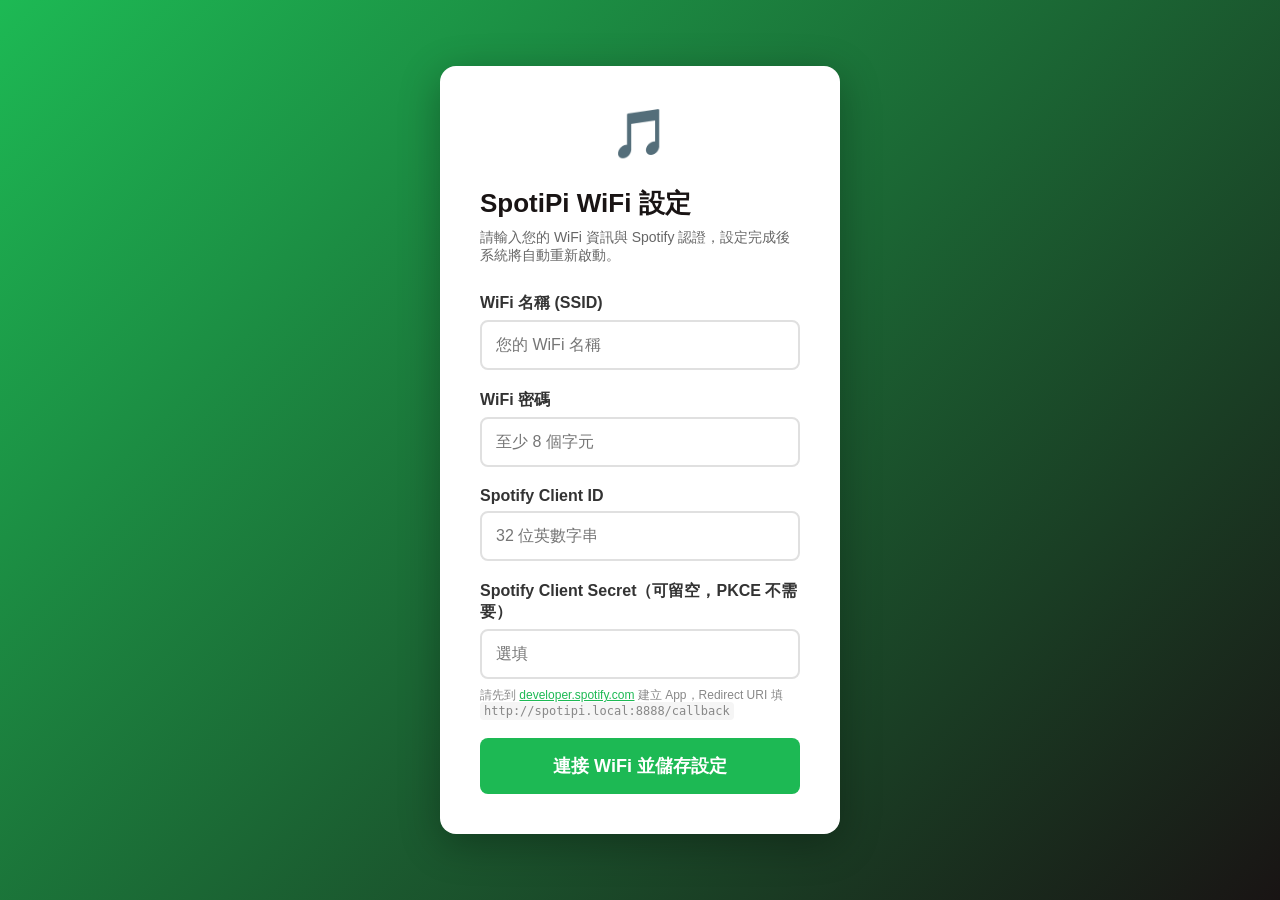
<file: wifi/templates/wifi_setup.html>
<!DOCTYPE html>
<html lang="zh-TW">
<head>
  <meta charset="UTF-8">
  <meta name="viewport" content="width=device-width, initial-scale=1.0">
  <title>SpotiPi WiFi 設定</title>
  <style>
    * { margin: 0; padding: 0; box-sizing: border-box; }
    body {
      font-family: -apple-system, BlinkMacSystemFont, "Segoe UI", Roboto, sans-serif;
      background: linear-gradient(135deg, #1DB954 0%, #191414 100%);
      min-height: 100vh;
      display: flex; align-items: center; justify-content: center; padding: 20px;
    }
    .card {
      background: #fff; border-radius: 16px; padding: 40px;
      max-width: 400px; width: 100%; box-shadow: 0 10px 40px rgba(0,0,0,.3);
    }
    .logo { text-align: center; margin-bottom: 24px; font-size: 48px; }
    h1 { color: #191414; margin-bottom: 8px; font-size: 26px; }
    p.sub { color: #666; margin-bottom: 28px; font-size: 14px; }
    label { display: block; color: #333; font-weight: 600; margin-bottom: 6px; }
    input[type=text], input[type=password] {
      width: 100%; padding: 14px; border: 2px solid #e0e0e0;
      border-radius: 8px; font-size: 16px; margin-bottom: 20px;
      transition: border-color .2s;
    }
    input:focus { outline: none; border-color: #1DB954; }
    button {
      width: 100%; padding: 16px; background: #1DB954;
      color: #fff; border: none; border-radius: 8px;
      font-size: 18px; font-weight: 600; cursor: pointer;
      transition: background .2s;
    }
    button:hover { background: #1ed760; }
    .msg {
      padding: 12px; border-radius: 8px; margin-bottom: 16px;
      display: none; font-size: 14px;
    }
    .msg.error { background: #ffeaea; color: #c0392b; border: 1px solid #f5c6cb; }
    .msg.success { background: #eaffea; color: #27ae60; border: 1px solid #c3e6cb; }
  </style>
</head>
<body>
  <div class="card">
    <div class="logo">🎵</div>
    <h1>SpotiPi WiFi 設定</h1>
    <p class="sub">請輸入您的 WiFi 資訊與 Spotify 認證，設定完成後系統將自動重新啟動。</p>

    <div class="msg error" id="err"></div>
    <div class="msg success" id="ok">設定成功！系統正在重新啟動，請稍候...</div>

    <form id="form">
      <label for="ssid">WiFi 名稱 (SSID)</label>
      <input type="text" id="ssid" name="ssid" placeholder="您的 WiFi 名稱" required>

      <label for="password">WiFi 密碼</label>
      <input type="password" id="password" name="password" placeholder="至少 8 個字元" required>

      <label for="client_id">Spotify Client ID</label>
      <input type="text" id="client_id" name="client_id" placeholder="32 位英數字串" required>

      <label for="client_secret">Spotify Client Secret（可留空，PKCE 不需要）</label>
      <input type="password" id="client_secret" name="client_secret" placeholder="選填">

      <p style="font-size:12px;color:#888;margin-top:-12px;margin-bottom:20px;">
        請先到 <a href="https://developer.spotify.com" target="_blank" style="color:#1DB954;">developer.spotify.com</a> 建立 App，Redirect URI 填 <code style="background:#f5f5f5;padding:2px 4px;border-radius:4px;">http://spotipi.local:8888/callback</code>
      </p>

      <button type="submit">連接 WiFi 並儲存設定</button>
    </form>
  </div>

  <script>
    document.getElementById('form').addEventListener('submit', async function(e) {
      e.preventDefault();
      const err = document.getElementById('err');
      const ok  = document.getElementById('ok');
      err.style.display = 'none';

      const body = new URLSearchParams({
        ssid: document.getElementById('ssid').value,
        password: document.getElementById('password').value,
        client_id: document.getElementById('client_id').value,
        client_secret: document.getElementById('client_secret').value
      });

      try {
        const res = await fetch('/connect', { method: 'POST', body });
        const data = await res.json();
        if (data.success) {
          this.style.display = 'none';
          ok.style.display = 'block';
        } else {
          err.textContent = data.error || '設定失敗，請重試';
          err.style.display = 'block';
        }
      } catch {
        err.textContent = '連線錯誤，請重試';
        err.style.display = 'block';
      }
    });
  </script>
</body>
</html>
</file>
